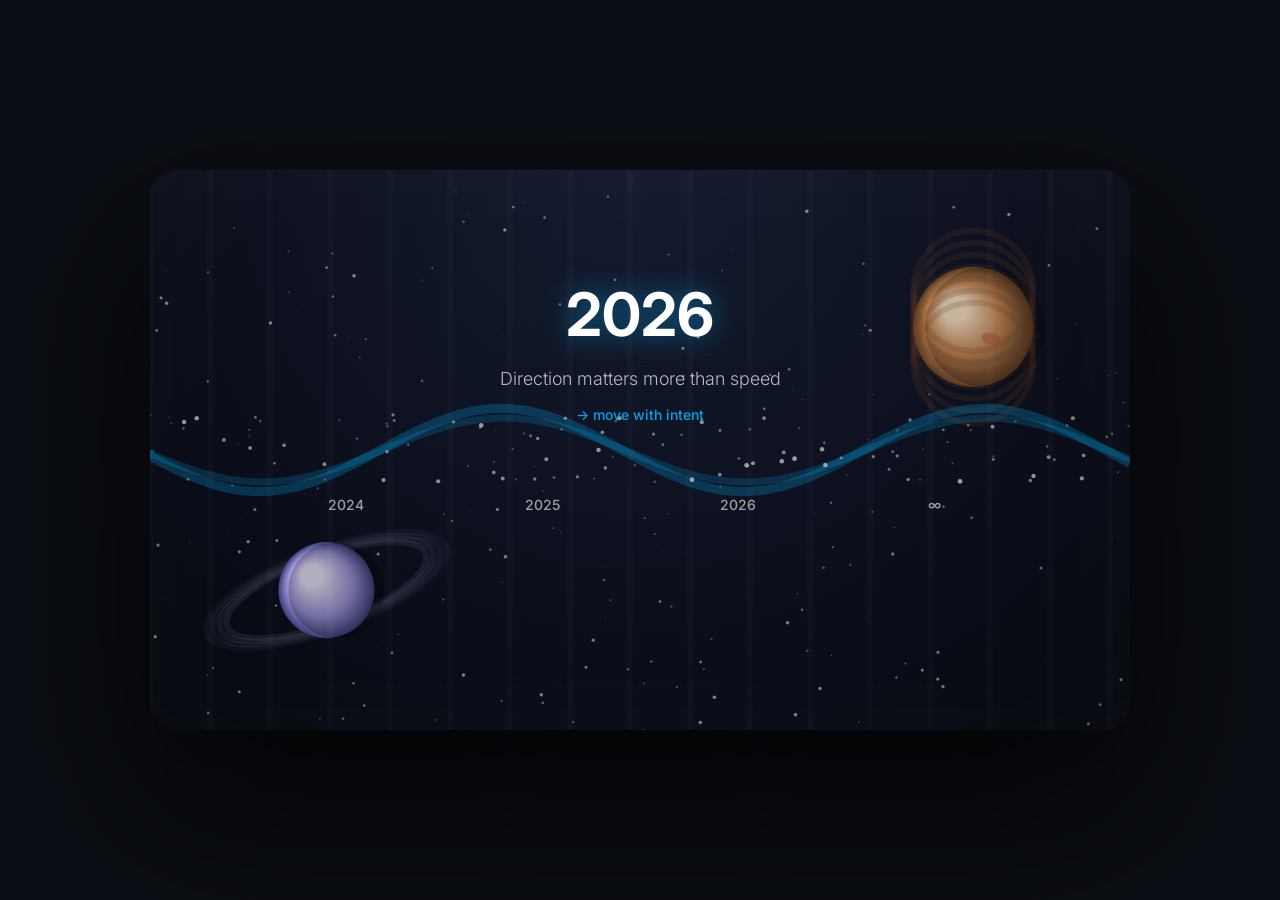
<file: canvas.html>
<!DOCTYPE html>
<html lang="en">
<head>
<meta charset="UTF-8">
<title>2026 — Forward System</title>

<link href="https://fonts.googleapis.com/css2?family=Inter:wght@300;500;700&display=swap" rel="stylesheet">

<style>
  body {
    margin: 0;
    height: 100vh;
    background: #0b0e14;
    display: flex;
    align-items: center;
    justify-content: center;
    font-family: 'Inter', sans-serif;
    overflow: hidden;
  }

  canvas {
    background: radial-gradient(circle at top, #141a30, #05070d);
    border-radius: 26px;
    box-shadow:
      0 70px 160px rgba(0,0,0,0.85),
      inset 0 0 140px rgba(255,255,255,0.03);
  }
</style>
</head>

<body>

<canvas id="c" width="980" height="560"></canvas>

<script>
const canvas = document.getElementById("c");
const ctx = canvas.getContext("2d");

let t = 0;
let mouseX = canvas.width / 2;


const stars = Array.from({ length: 260 }, () => ({
  x: Math.random() * canvas.width,
  y: Math.random() * canvas.height,
  z: Math.random() * 1.2 + 0.2
}));

function drawStars() {
  stars.forEach(s => {
    ctx.beginPath();
    ctx.arc(
      s.x + Math.sin(t * 0.0003) * 25 * s.z,
      s.y + Math.cos(t * 0.0002) * 25 * s.z,
      s.z * 1.3,
      0,
      Math.PI * 2
    );
    ctx.fillStyle = `rgba(255,255,255,${0.35 * s.z})`;
    ctx.fill();
  });
}


function drawSaturn() {
  const x = canvas.width * 0.18;
  const y = canvas.height * 0.75;
  const r = 48;


  for (let i = 0; i < 4; i++) {
    ctx.beginPath();
    ctx.ellipse(
      x, y,
      r * (2.2 + i * 0.15),
      r * (0.7 + i * 0.05),
      -0.35,
      0, Math.PI * 2
    );
    ctx.strokeStyle = `rgba(200,200,255,${0.08 - i * 0.015})`;
    ctx.lineWidth = 6;
    ctx.stroke();
  }

 
  const g = ctx.createRadialGradient(
    x - 15, y - 15, 10,
    x, y, r
  );
  g.addColorStop(0, "#efe8ff");
  g.addColorStop(0.6, "#9a92d8");
  g.addColorStop(1, "#3a3f7a");

  ctx.beginPath();
  ctx.arc(x, y, r, 0, Math.PI * 2);
  ctx.fillStyle = g;
  ctx.fill();


  ctx.beginPath();
  ctx.arc(x + 10, y, r, 0, Math.PI * 2);
  ctx.fillStyle = "rgba(0,0,0,0.25)";
  ctx.fill();
}


function drawJupiter() {
  const x = canvas.width * 0.84;
  const y = canvas.height * 0.28;
  const r = 60;


  const g = ctx.createRadialGradient(
    x - 18, y - 18, 12,
    x, y, r
  );
  g.addColorStop(0, "#ffe7c8");
  g.addColorStop(0.5, "#c98a56");
  g.addColorStop(1, "#5a3b22");

  ctx.beginPath();
  ctx.arc(x, y, r, 0, Math.PI * 2);
  ctx.fillStyle = g;
  ctx.fill();


  for (let i = -3; i <= 3; i++) {
    ctx.beginPath();
    ctx.arc(x, y + i * 12, r, 0, Math.PI * 2);
    ctx.strokeStyle = "rgba(110,60,35,0.18)";
    ctx.lineWidth = 6;
    ctx.stroke();
  }


  ctx.beginPath();
  ctx.ellipse(x + 18, y + 12, 10, 6, 0.2, 0, Math.PI * 2);
  ctx.fillStyle = "rgba(180,80,60,0.45)";
  ctx.fill();

  // shadow edge
  ctx.beginPath();
  ctx.arc(x + 12, y, r, 0, Math.PI * 2);
  ctx.fillStyle = "rgba(0,0,0,0.22)";
  ctx.fill();
}



const nodes = ["2024", "2025", "2026", "∞"];

const particles = Array.from({ length: 80 }, () => ({
  x: Math.random() * canvas.width,
  layer: Math.random() * 0.6 + 0.4,
  offset: Math.random() * 1000,
  speed: Math.random() * 0.8 + 0.3
}));

canvas.addEventListener("mousemove", e => {
  const r = canvas.getBoundingClientRect();
  mouseX = e.clientX - r.left;
});

function drawGrid() {
  ctx.strokeStyle = "rgba(255,255,255,0.02)";
  for (let x = 0; x < canvas.width; x += 60) {
    ctx.beginPath();
    ctx.moveTo(x, 0);
    ctx.lineTo(x, canvas.height);
    ctx.stroke();
  }
}

function drawTimeline(depth = 1) {
  ctx.beginPath();
  ctx.moveTo(0, canvas.height / 2);

  for (let x = 0; x <= canvas.width; x++) {
    const influence = (mouseX - canvas.width / 2) * 0.0006;
    const y =
      canvas.height / 2 +
      Math.sin((x + t * depth) * 0.013) * 32 * depth +
      influence * (x - canvas.width / 2);
    ctx.lineTo(x, y);
  }

  ctx.strokeStyle = `rgba(0,180,255,${0.18 * depth})`;
  ctx.lineWidth = 7 * depth;
  ctx.stroke();
}

function drawParticles() {
  particles.forEach(p => {
    const y =
      canvas.height / 2 +
      Math.sin((p.x + t + p.offset) * 0.013) * 32;

    ctx.beginPath();
    ctx.arc(p.x, y, 2.4 * p.layer, 0, Math.PI * 2);
    ctx.fillStyle = `rgba(255,255,255,${0.6 * p.layer})`;
    ctx.fill();

    p.x += p.speed * p.layer;
    if (p.x > canvas.width) p.x = 0;
  });
}

function drawMarkers() {
  ctx.font = "500 14px Inter";
  ctx.fillStyle = "rgba(255,255,255,0.6)";
  ctx.textAlign = "center";

  nodes.forEach((n, i) => {
    const x = (canvas.width / (nodes.length + 1)) * (i + 1);
    ctx.fillText(n, x, canvas.height / 2 + 60);
  });
}

function drawText() {
  const breathe = Math.sin(t * 0.02) * 4;

  ctx.textAlign = "center";
  ctx.shadowColor = "rgba(0,180,255,0.5)";
  ctx.shadowBlur = 26;

  ctx.font = "700 60px Inter";
  ctx.fillStyle = "#ffffff";
  ctx.fillText("2026", canvas.width / 2, 165 + breathe);

  ctx.shadowBlur = 0;

  ctx.font = "300 18px Inter";
  ctx.fillStyle = "rgba(255,255,255,0.7)";
  ctx.fillText("Direction matters more than speed", canvas.width / 2, 215);

  ctx.font = "500 14px Inter";
  ctx.fillStyle = "rgba(0,180,255,0.9)";
  ctx.fillText("→ move with intent", canvas.width / 2, 250);
}

function drawScan() {
  ctx.fillStyle = "rgba(255,255,255,0.01)";
  for (let y = 0; y < canvas.height; y += 4) {
    ctx.fillRect(0, y, canvas.width, 1);
  }
}

function animate() {
  ctx.clearRect(0, 0, canvas.width, canvas.height);

  drawStars();
  drawSaturn();
  drawJupiter();

  drawGrid();
  drawTimeline(1.3);
  drawTimeline(1);
  drawParticles();
  drawMarkers();
  drawText();
  drawScan();

  t += 1.1;
  requestAnimationFrame(animate);
}

animate();
</script>

</body>
</html>
</file>
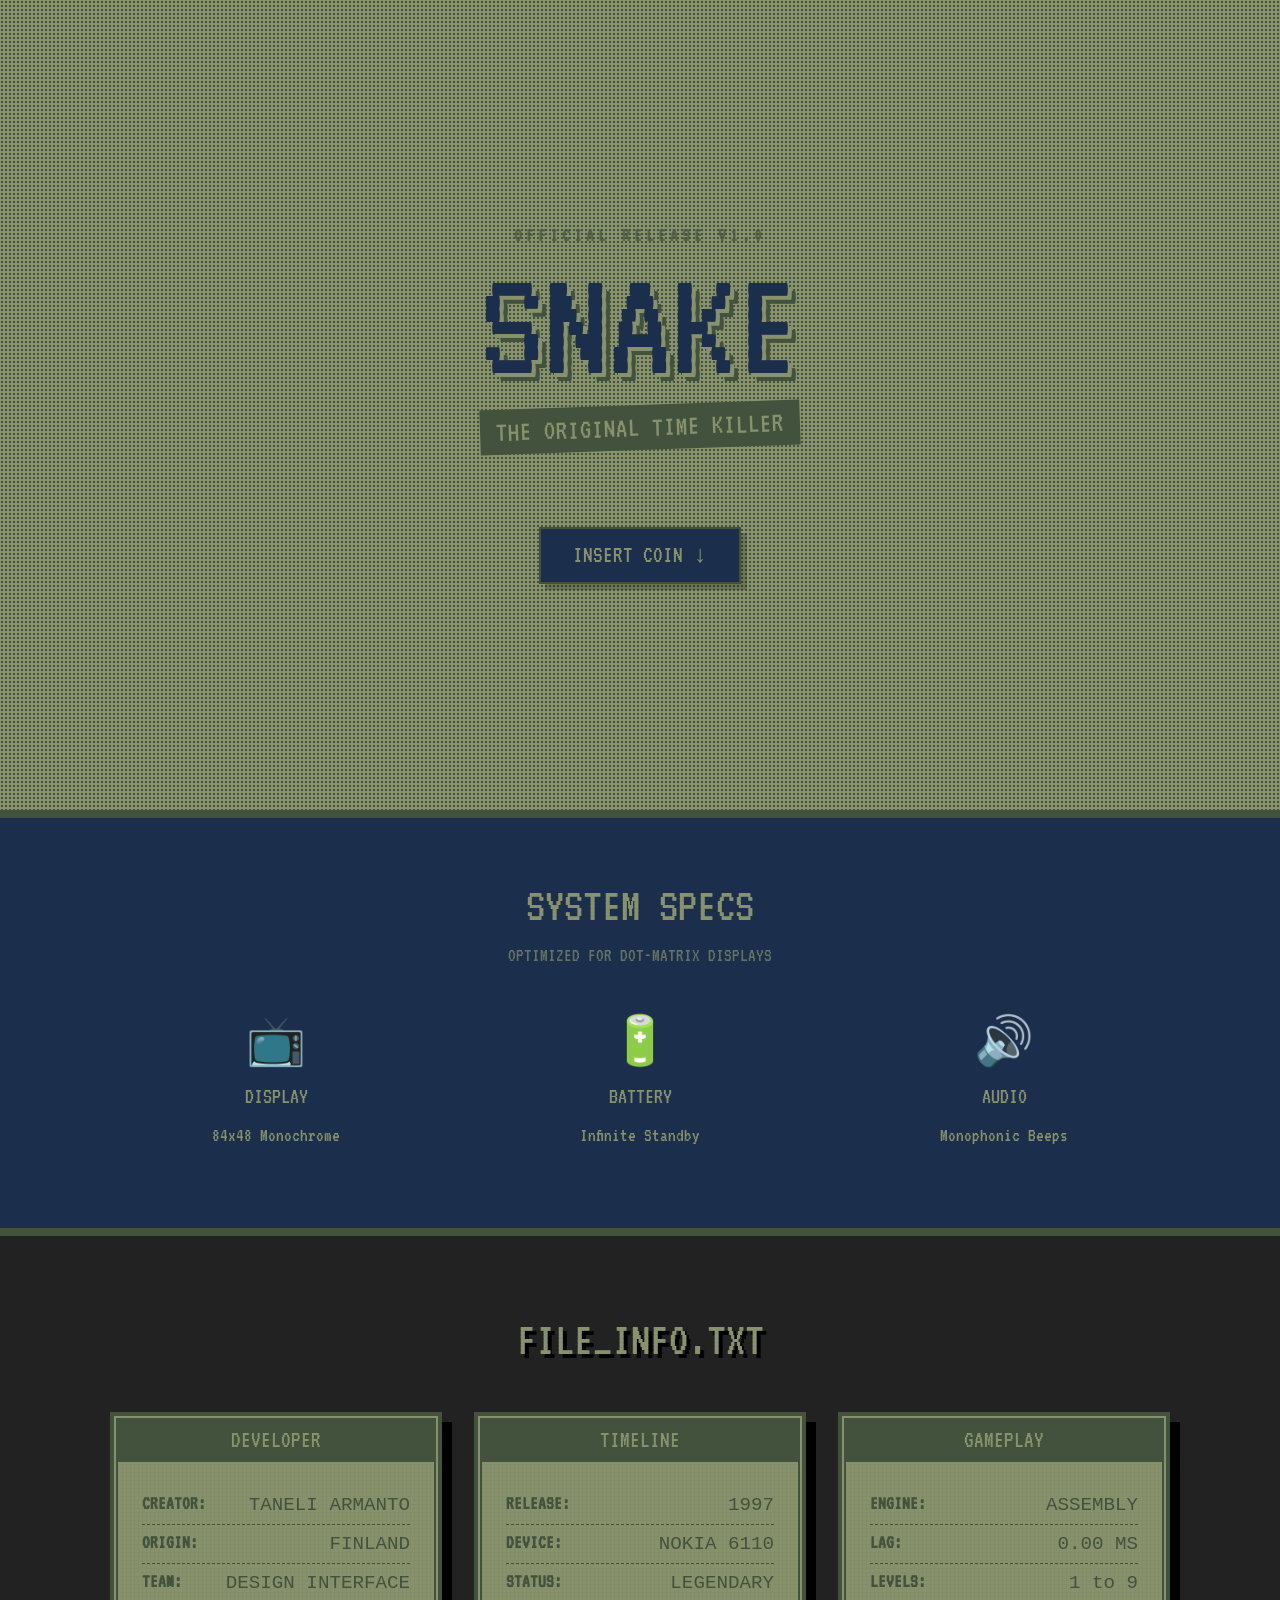
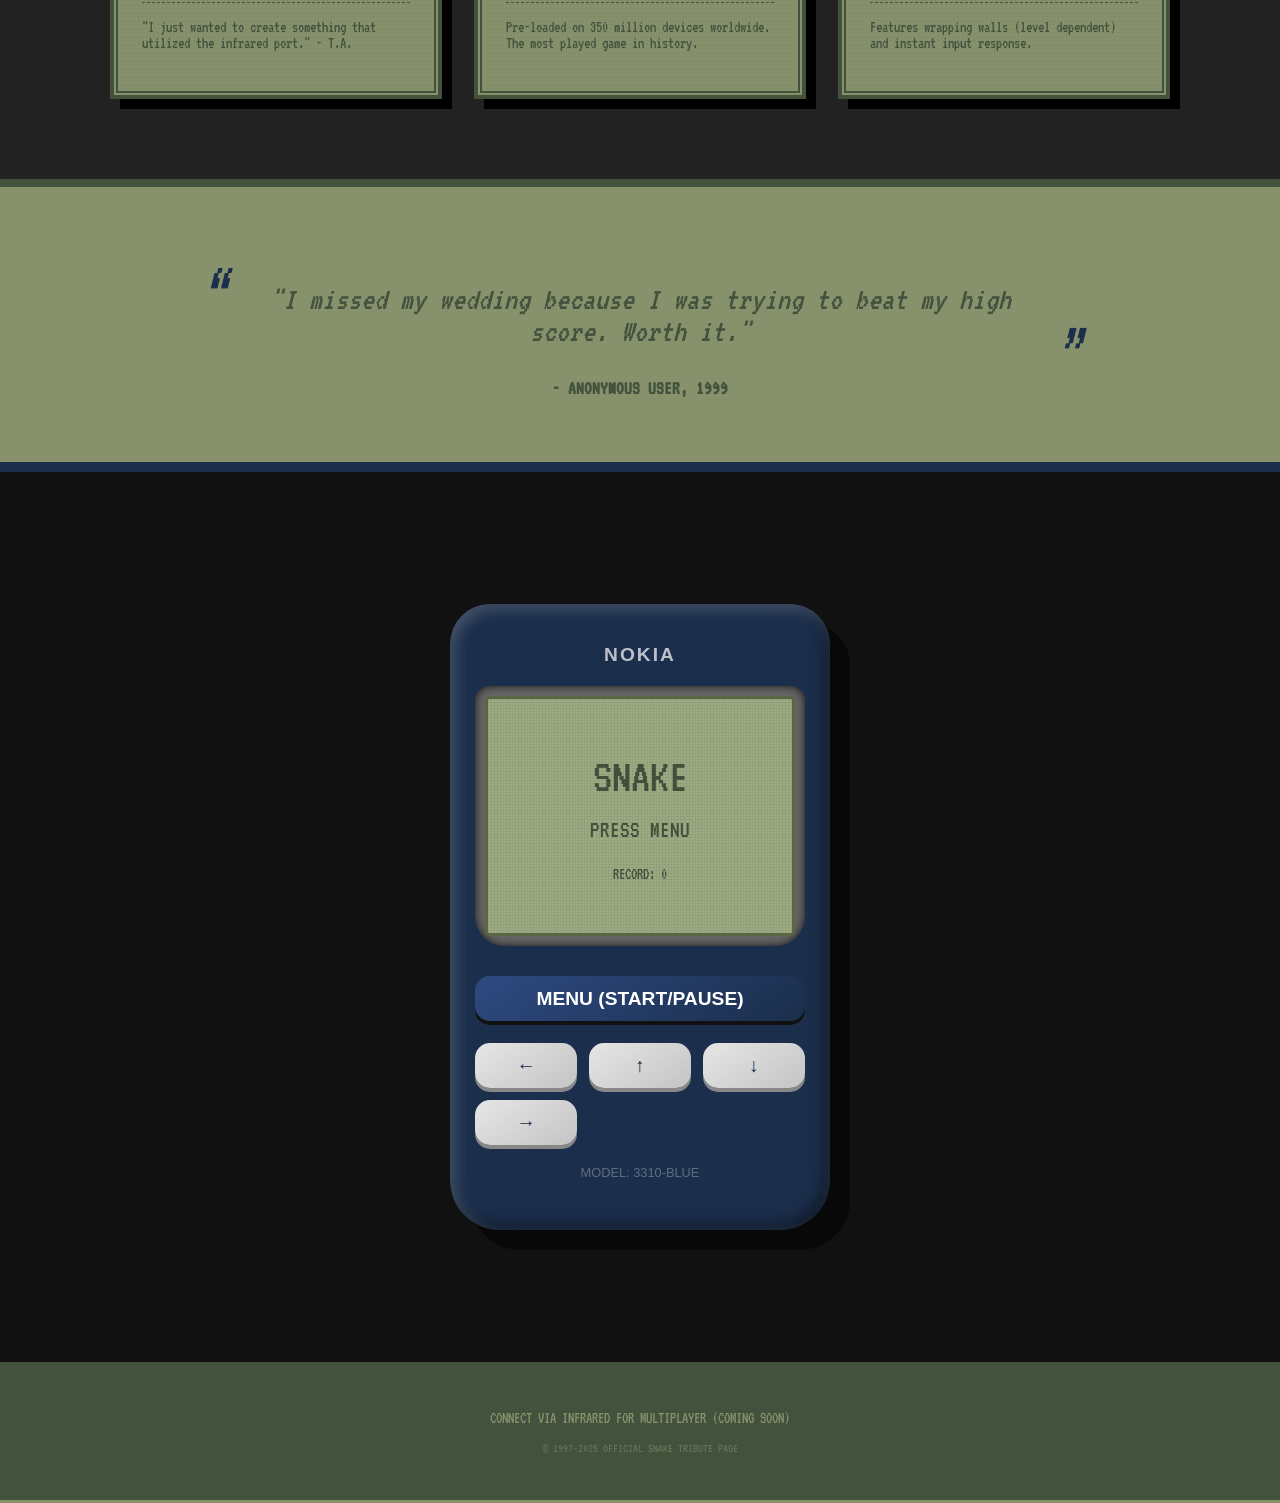
<file: Mini-Project/snake.html>
<!DOCTYPE html>
<html lang="en">
<head>
    <meta charset="UTF-8">
    <meta name="viewport" content="width=device-width, initial-scale=1.0">
    <title>SNAKE | Official Mobile Entertainment</title>
    <link rel="preconnect" href="https://fonts.googleapis.com">
    <link rel="preconnect" href="https://fonts.gstatic.com" crossorigin>
    <link href="https://fonts.googleapis.com/css2?family=VT323&display=swap" rel="stylesheet">
    <style>
        :root {
            /* Classic Palette */
            --nokia-bg: #87916c; 
            --nokia-dark: #43523d;
            
            /* New Dark Blue Palette */
            --midnight-blue: #1b2e4b; /* The classic blue case color */
            --accent-blue: #2d4a82;
            --screen-glow: #9cab82;
            --card-shadow: rgba(0,0,0,0.4);
        }

        * {
            box-sizing: border-box;
            user-select: none;
        }

        body {
            margin: 0;
            padding: 0;
            background-color: var(--nokia-bg);
            color: var(--nokia-dark);
            font-family: 'VT323', monospace;
            overflow-x: hidden;
            font-size: 1.2rem;
        }

        /* --- TYPOGRAPHY & UTILS --- */
        h1, h2, h3 {
            text-transform: uppercase;
            font-weight: normal;
            margin: 0;
        }
        
        .container {
            max-width: 1100px;
            margin: 0 auto;
            padding: 0 20px;
        }

        .btn {
            background: var(--midnight-blue);
            color: var(--nokia-bg);
            font-family: 'VT323', monospace;
            font-size: 1.5rem;
            padding: 0.8rem 2rem;
            border: 2px solid var(--nokia-dark);
            cursor: pointer;
            text-decoration: none;
            display: inline-block;
            box-shadow: 6px 6px 0px rgba(0,0,0,0.2);
            transition: all 0.1s;
        }

        .btn:hover {
            transform: translate(-2px, -2px);
            box-shadow: 8px 8px 0px rgba(0,0,0,0.3);
        }

        .btn:active {
            transform: translate(4px, 4px);
            box-shadow: 0px 0px 0px transparent;
        }

        /* --- HERO SECTION --- */
        .hero {
            min-height: 90vh;
            display: flex;
            flex-direction: column;
            align-items: center;
            justify-content: center;
            text-align: center;
            padding: 4rem 1rem;
            background-image: 
                radial-gradient(var(--nokia-dark) 1px, transparent 1px);
            background-size: 4px 4px;
            position: relative;
        }

        .hero h1 {
            font-size: clamp(5rem, 15vw, 10rem);
            line-height: 0.8;
            color: var(--midnight-blue);
            text-shadow: 4px 4px 0px var(--nokia-bg), 8px 8px 0px var(--nokia-dark);
            animation: float 4s ease-in-out infinite;
        }

        .hero p {
            font-size: 1.8rem;
            margin-top: 1rem;
            background: var(--nokia-dark);
            color: var(--nokia-bg);
            padding: 0.5rem 1rem;
            transform: rotate(-2deg);
        }

        @keyframes float {
            0%, 100% { transform: translateY(0); }
            50% { transform: translateY(-10px); }
        }

        /* --- SPECS SECTION --- */
        .specs-section {
            background-color: var(--midnight-blue);
            color: var(--nokia-bg);
            padding: 4rem 0;
            border-top: 8px solid var(--nokia-dark);
            border-bottom: 8px solid var(--nokia-dark);
        }

        .specs-grid {
            display: grid;
            grid-template-columns: repeat(auto-fit, minmax(200px, 1fr));
            gap: 2rem;
            margin-top: 3rem;
            text-align: center;
        }

        .spec-icon {
            font-size: 3rem;
            margin-bottom: 1rem;
        }

        /* --- HISTORY & CARDS SECTION (NEW) --- */
        .history-section {
            padding: 5rem 0;
            background-color: #222;
            border-bottom: 8px solid var(--nokia-dark);
        }

        .card-grid {
            display: grid;
            grid-template-columns: repeat(auto-fit, minmax(300px, 1fr));
            gap: 2rem;
            margin-top: 3rem;
        }

        .info-card {
            background-color: var(--nokia-bg);
            border: 4px solid var(--nokia-dark);
            padding: 2px; /* Creates the double border effect */
            position: relative;
            box-shadow: 10px 10px 0px #000;
            transition: transform 0.2s;
        }

        .info-card:hover {
            transform: translateY(-5px);
        }

        .card-inner {
            border: 2px solid var(--nokia-dark);
            padding: 1.5rem;
            height: 100%;
            display: flex;
            flex-direction: column;
            background-image: 
                linear-gradient(rgba(67, 82, 61, 0.05) 1px, transparent 1px),
                linear-gradient(90deg, rgba(67, 82, 61, 0.05) 1px, transparent 1px);
            background-size: 4px 4px;
        }

        .card-header {
            background: var(--nokia-dark);
            color: var(--nokia-bg);
            padding: 0.5rem;
            font-size: 1.5rem;
            text-align: center;
            margin: -1.5rem -1.5rem 1.5rem -1.5rem;
            border-bottom: 2px solid var(--nokia-dark);
        }

        .card-row {
            display: flex;
            justify-content: space-between;
            border-bottom: 1px dashed var(--nokia-dark);
            padding: 0.5rem 0;
        }

        .card-row:last-child {
            border-bottom: none;
        }

        .card-label { font-weight: bold; }
        .card-value { font-family: monospace; }

        /* --- REVIEWS SECTION --- */
        .reviews-section {
            padding: 4rem 0;
            text-align: center;
            background: var(--nokia-bg);
        }
        
        .review-quote {
            font-size: 2rem;
            font-style: italic;
            max-width: 800px;
            margin: 2rem auto;
            position: relative;
        }
        
        .review-quote::before { content: "“"; font-size: 4rem; position: absolute; left: -40px; top: -20px; color: var(--midnight-blue); }
        .review-quote::after { content: "”"; font-size: 4rem; position: absolute; right: -40px; bottom: -40px; color: var(--midnight-blue); }

        /* --- GAME CONSOLE SECTION --- */
        .game-wrapper {
            background: #111;
            padding: 4rem 1rem;
            display: flex;
            justify-content: center;
            align-items: center;
            min-height: 100vh;
            border-top: 10px solid var(--midnight-blue);
        }

        .phone-casing {
            background-color: var(--midnight-blue);
            width: 100%;
            max-width: 380px;
            padding: 40px 25px 50px 25px;
            border-radius: 40px 40px 50px 50px;
            box-shadow: 
                inset 5px 5px 15px rgba(255,255,255,0.2),
                inset -5px -5px 15px rgba(0,0,0,0.5),
                20px 20px 0px rgba(0,0,0,0.5);
            position: relative;
        }

        .brand-logo {
            text-align: center;
            font-family: sans-serif;
            font-weight: 900;
            color: rgba(255,255,255,0.7);
            letter-spacing: 2px;
            margin-bottom: 20px;
            font-size: 1.2rem;
        }

        .screen-container {
            background: #666;
            padding: 10px;
            border-radius: 15px 15px 30px 30px;
            box-shadow: inset 0 0 10px rgba(0,0,0,0.8);
        }

        .screen-glass {
            background-color: var(--screen-glow);
            border: 3px solid #5a6644;
            height: 240px;
            position: relative;
            overflow: hidden;
            border-radius: 5px;
            box-shadow: inset 2px 2px 5px rgba(0,0,0,0.1);
        }

        /* LCD Grid Effect */
        .screen-glass::after {
            content: " ";
            position: absolute;
            top: 0; left: 0; width: 100%; height: 100%;
            background-image: 
                linear-gradient(rgba(0,0,0,0.05) 1px, transparent 1px),
                linear-gradient(90deg, rgba(0,0,0,0.05) 1px, transparent 1px);
            background-size: 3px 3px;
            pointer-events: none;
            z-index: 20;
        }

        canvas {
            display: block;
            width: 100%;
            height: 100%;
            image-rendering: pixelated;
        }

        /* Keypad Styling */
        .keypad {
            margin-top: 30px;
            display: grid;
            grid-template-columns: 1fr 1fr 1fr;
            gap: 12px;
        }

        .key-btn {
            height: 45px;
            background: linear-gradient(145deg, #e6e6e6, #c4c4c4);
            border: none;
            border-radius: 15px;
            font-weight: bold;
            color: var(--midnight-blue);
            box-shadow: 0 4px 0 #888;
            cursor: pointer;
            display: flex;
            align-items: center;
            justify-content: center;
            font-size: 1.2rem;
            transition: transform 0.05s;
        }

        .key-btn:active {
            transform: translateY(4px);
            box-shadow: 0 0 0 #888;
        }

        .key-menu {
            grid-column: span 3;
            background: linear-gradient(145deg, var(--accent-blue), var(--midnight-blue));
            color: white;
            box-shadow: 0 4px 0 #111;
            margin-bottom: 10px;
        }
        
        .key-menu:active { box-shadow: 0 0 0 #111; }

        /* Game Overlays */
        .overlay {
            position: absolute;
            top: 0; left: 0; width: 100%; height: 100%;
            display: flex;
            flex-direction: column;
            justify-content: center;
            align-items: center;
            z-index: 10;
            text-align: center;
        }

        .hidden { display: none !important; }

        .pixel-font {
            color: var(--nokia-dark);
            font-size: 1.5rem;
            line-height: 1.2;
        }

        footer {
            background: var(--nokia-dark);
            color: var(--nokia-bg);
            text-align: center;
            padding: 2rem;
            font-size: 1rem;
        }
    </style>
</head>
<body>

    <section class="hero">
        <div style="margin-bottom: 1rem; letter-spacing: 4px; font-weight: bold; opacity: 0.7;">OFFICIAL RELEASE V1.0</div>
        <h1>SNAKE</h1>
        <p>THE ORIGINAL TIME KILLER</p>
        <div style="margin-top: 3rem;">
            <button onclick="scrollToGame()" class="btn">INSERT COIN ↓</button>
        </div>
    </section>

    <section class="specs-section">
        <div class="container">
            <h2 style="text-align: center; font-size: 3rem; margin-bottom: 1rem;">SYSTEM SPECS</h2>
            <div style="text-align: center; margin-bottom: 3rem; opacity: 0.7;">OPTIMIZED FOR DOT-MATRIX DISPLAYS</div>
            
            <div class="specs-grid">
                <div>
                    <div class="spec-icon">📺</div>
                    <h3>DISPLAY</h3>
                    <p>84x48 Monochrome</p>
                </div>
                <div>
                    <div class="spec-icon">🔋</div>
                    <h3>BATTERY</h3>
                    <p>Infinite Standby</p>
                </div>
                <div>
                    <div class="spec-icon">🔊</div>
                    <h3>AUDIO</h3>
                    <p>Monophonic Beeps</p>
                </div>
            </div>
        </div>
    </section>

    <section class="history-section">
        <div class="container">
            <h2 style="color: var(--nokia-bg); text-align: center; font-size: 3rem; text-shadow: 4px 4px 0px #000;">FILE_INFO.TXT</h2>
            
            <div class="card-grid">
                <div class="info-card">
                    <div class="card-inner">
                        <div class="card-header">DEVELOPER</div>
                        <div class="card-row">
                            <span class="card-label">CREATOR:</span>
                            <span class="card-value">TANELI ARMANTO</span>
                        </div>
                        <div class="card-row">
                            <span class="card-label">ORIGIN:</span>
                            <span class="card-value">FINLAND</span>
                        </div>
                        <div class="card-row">
                            <span class="card-label">TEAM:</span>
                            <span class="card-value">DESIGN INTERFACE</span>
                        </div>
                        <p style="margin-top: 1rem; font-size: 1rem;">
                            "I just wanted to create something that utilized the infrared port." - T.A.
                        </p>
                    </div>
                </div>

                <div class="info-card">
                    <div class="card-inner">
                        <div class="card-header">TIMELINE</div>
                        <div class="card-row">
                            <span class="card-label">RELEASE:</span>
                            <span class="card-value">1997</span>
                        </div>
                        <div class="card-row">
                            <span class="card-label">DEVICE:</span>
                            <span class="card-value">NOKIA 6110</span>
                        </div>
                        <div class="card-row">
                            <span class="card-label">STATUS:</span>
                            <span class="card-value">LEGENDARY</span>
                        </div>
                        <p style="margin-top: 1rem; font-size: 1rem;">
                            Pre-loaded on 350 million devices worldwide. The most played game in history.
                        </p>
                    </div>
                </div>

                <div class="info-card">
                    <div class="card-inner">
                        <div class="card-header">GAMEPLAY</div>
                        <div class="card-row">
                            <span class="card-label">ENGINE:</span>
                            <span class="card-value">ASSEMBLY</span>
                        </div>
                        <div class="card-row">
                            <span class="card-label">LAG:</span>
                            <span class="card-value">0.00 MS</span>
                        </div>
                        <div class="card-row">
                            <span class="card-label">LEVELS:</span>
                            <span class="card-value">1 to 9</span>
                        </div>
                        <p style="margin-top: 1rem; font-size: 1rem;">
                            Features wrapping walls (level dependent) and instant input response.
                        </p>
                    </div>
                </div>
            </div>
        </div>
    </section>

    <section class="reviews-section">
        <div class="container">
            <div class="review-quote">
                "I missed my wedding because I was trying to beat my high score. Worth it."
            </div>
            <div style="font-weight: bold;">- ANONYMOUS USER, 1999</div>
        </div>
    </section>

    <section class="game-wrapper" id="play-area">
        <div class="phone-casing">
            <div class="brand-logo">NOKIA</div>
            
            <div class="screen-container">
                <div class="screen-glass">
                    <canvas id="gameCanvas" width="300" height="240"></canvas>
                    
                    <div id="ui-start" class="overlay">
                        <div class="pixel-font" style="font-size: 3rem; margin-bottom: 10px;">SNAKE</div>
                        <div class="pixel-font" style="animation: blink 1s infinite;">PRESS MENU</div>
                        <div class="pixel-font" style="margin-top: 20px; font-size: 1rem;">RECORD: <span id="record-score">0</span></div>
                    </div>

                    <div id="ui-gameover" class="overlay hidden" style="background: rgba(156, 171, 130, 0.9);">
                        <div class="pixel-font" style="font-size: 2rem;">GAME OVER</div>
                        <div class="pixel-font">SCORE: <span id="final-score">0</span></div>
                        <div class="pixel-font" style="margin-top: 15px; font-size: 1rem;">PRESS MENU TO RETRY</div>
                    </div>

                    <div id="ui-hud" style="position: absolute; top: 2px; right: 5px; z-index: 5;" class="hidden">
                        <span class="pixel-font" style="font-size: 1rem;">000</span>
                    </div>
                </div>
            </div>

            <div class="keypad">
                <button class="key-btn key-menu" onclick="toggleGame()">MENU (START/PAUSE)</button>
                
                <button class="key-btn" onclick="input('left')">←</button>
                <button class="key-btn" onclick="input('down')">↓</button>
                <button class="key-btn" onclick="input('right')">→</button>
                
                <button class="key-btn" style="grid-column: 2; grid-row: 2;" onclick="input('up')">↑</button>
            </div>

            <div style="text-align: center; margin-top: 20px; color: rgba(255,255,255,0.3); font-size: 0.8rem; font-family: sans-serif;">
                MODEL: 3310-BLUE
            </div>
        </div>
    </section>

    <footer>
        <p>CONNECT VIA INFRARED FOR MULTIPLAYER (COMING SOON)</p>
        <p style="opacity: 0.5; font-size: 0.8rem;">©️ 1997-2025 OFFICIAL SNAKE TRIBUTE PAGE</p>
    </footer>

    <script>
        function scrollToGame() {
            document.getElementById('play-area').scrollIntoView({ behavior: 'smooth' });
        }

        /* --- GAME ENGINE --- */
        const canvas = document.getElementById('gameCanvas');
        const ctx = canvas.getContext('2d');
        const scale = 12; // Pixel size
        const rows = canvas.height / scale;
        const cols = canvas.width / scale;

        let snake, food, direction, nextDirection, gameInterval;
        let isRunning = false;
        let score = 0;
        let highScore = localStorage.getItem('snake_hs') || 0;
        document.getElementById('record-score').innerText = highScore;

        function init() {
            snake = [{x: 10, y: 10}, {x: 9, y: 10}, {x: 8, y: 10}];
            food = spawnFood();
            direction = {x: 1, y: 0}; // Start moving right
            nextDirection = {x: 1, y: 0};
            score = 0;
            updateScore(0);
            isRunning = true;
            
            // Hide Menus
            document.getElementById('ui-start').classList.add('hidden');
            document.getElementById('ui-gameover').classList.add('hidden');
            document.getElementById('ui-hud').classList.remove('hidden');

            if (gameInterval) clearInterval(gameInterval);
            gameInterval = setInterval(gameLoop, 100);
        }

        function toggleGame() {
            if (isRunning) {
                return; 
            }
            init();
        }

        function gameLoop() {
            // Move Logic
            direction = nextDirection;
            const head = {x: snake[0].x + direction.x, y: snake[0].y + direction.y};

            // Wrap Walls (Nokia Style)
            if (head.x < 0) head.x = cols - 1;
            if (head.x >= cols) head.x = 0;
            if (head.y < 0) head.y = rows - 1;
            if (head.y >= rows) head.y = 0;

            // Self Collision
            if (snake.some(segment => segment.x === head.x && segment.y === head.y)) {
                gameOver();
                return;
            }

            snake.unshift(head);

            // Eat Food
            if (head.x === food.x && head.y === food.y) {
                score += 10;
                updateScore(score);
                food = spawnFood();
                // Speed up slightly
                if (score % 50 === 0) {
                    clearInterval(gameInterval);
                    gameInterval = setInterval(gameLoop, Math.max(50, 100 - (score/10)));
                }
            } else {
                snake.pop();
            }

            draw();
        }

        function draw() {
            // Clear Screen (Nokia Green)
            ctx.fillStyle = '#9cab82'; 
            ctx.fillRect(0, 0, canvas.width, canvas.height);

            // Draw Snake
            ctx.fillStyle = '#43523d';
            snake.forEach(part => {
                ctx.fillRect(part.x * scale, part.y * scale, scale - 1, scale - 1);
            });

            // Draw Food (Pixel Cross)
            ctx.fillRect(food.x * scale, food.y * scale, scale - 1, scale - 1);
            ctx.fillStyle = '#9cab82'; // Inner hole
            ctx.fillRect(food.x * scale + 2, food.y * scale + 2, scale - 5, scale - 5);
        }

        function spawnFood() {
            return {
                x: Math.floor(Math.random() * cols),
                y: Math.floor(Math.random() * rows)
            };
        }

        function updateScore(val) {
            document.querySelector('#ui-hud span').innerText = val.toString().padStart(3, '0');
        }

        function gameOver() {
            isRunning = false;
            clearInterval(gameInterval);
            if (score > highScore) {
                highScore = score;
                localStorage.setItem('snake_hs', highScore);
            }
            document.getElementById('final-score').innerText = score;
            document.getElementById('ui-gameover').classList.remove('hidden');
        }

        function input(dir) {
            if (!isRunning) return;
            switch(dir) {
                case 'up': if (direction.y === 0) nextDirection = {x: 0, y: -1}; break;
                case 'down': if (direction.y === 0) nextDirection = {x: 0, y: 1}; break;
                case 'left': if (direction.x === 0) nextDirection = {x: -1, y: 0}; break;
                case 'right': if (direction.x === 0) nextDirection = {x: 1, y: 0}; break;
            }
        }

        window.addEventListener('keydown', e => {
            if (["ArrowUp","ArrowDown","ArrowLeft","ArrowRight"," "].includes(e.key)) e.preventDefault();
            
            if (e.key === 'ArrowUp') input('up');
            if (e.key === 'ArrowDown') input('down');
            if (e.key === 'ArrowLeft') input('left');
            if (e.key === 'ArrowRight') input('right');
            if (e.key === 'Enter' || e.key === ' ') toggleGame();
        });

        // Initial Draw
        draw();
    </script>
</body>
</html>
</file>
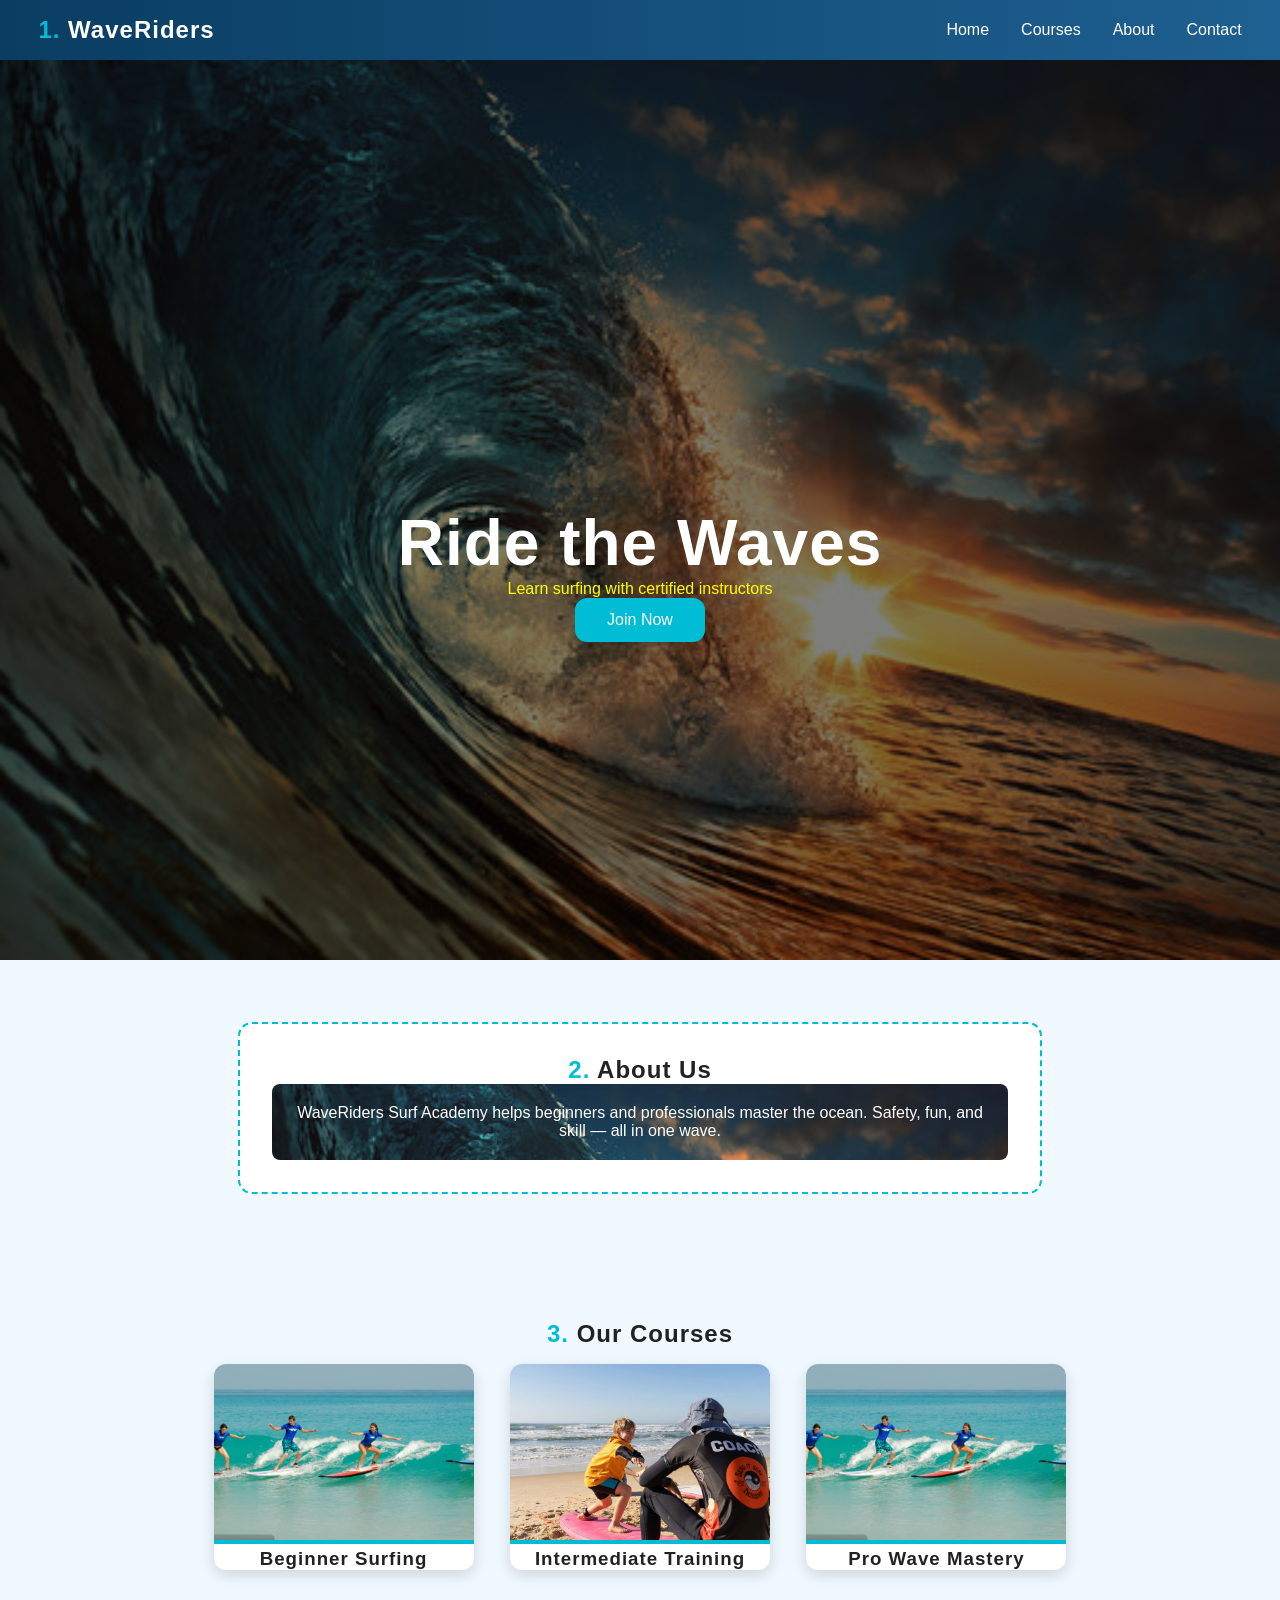
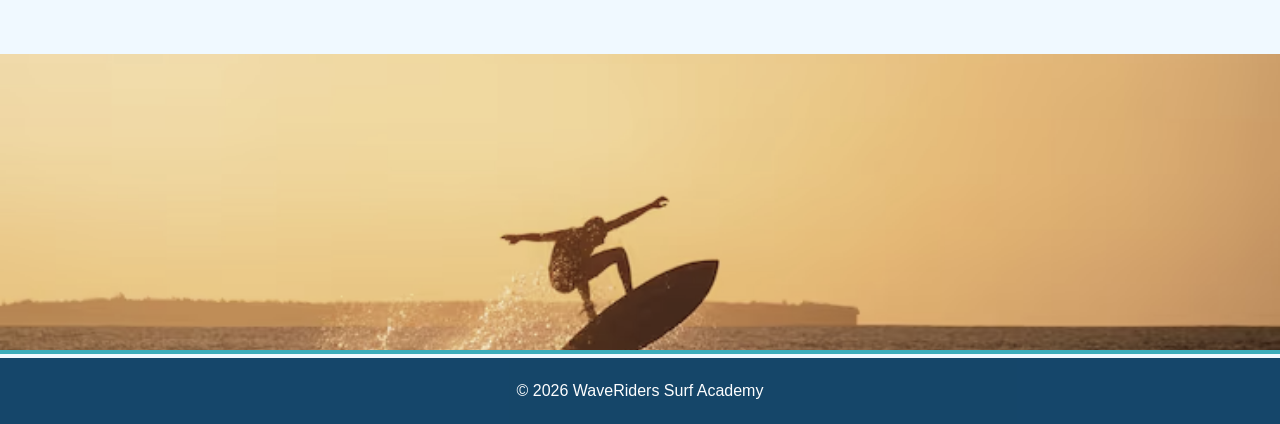
<file: CSS/Surfing/surfing.html>
<!DOCTYPE html>
<html lang="en">
<head>
  <meta charset="UTF-8">
  <title>WaveRiders Surf Academy</title>
  <link rel="stylesheet" href="surfing.css">
</head>
<body>

  <nav>
    <h2 class="logo">WaveRiders</h2>
    <ul>
      <li>Home</li>
      <li>Courses</li>
      <li>About</li>
      <li>Contact</li>
    </ul>
  </nav>

  <section class="hero">
    <h1>Ride the Waves</h1>
    <p>Learn surfing with certified instructors</p>
    <button>Join Now</button>
  </section>

  <section class="about">
    <h2>About Us</h2>
    <p style="background-image: url('bg.jpg'); background-size: cover; color: white; padding: 20px; border-radius: 8px;">
      WaveRiders Surf Academy helps beginners and professionals master the ocean.
      Safety, fun, and skill — all in one wave.
    </p>
  </section>

  <section class="courses">
    <h2>Our Courses</h2>

    <div class="course-card">
      <img src="inter.png" alt="Beginner Surfing">
      <h3>Beginner Surfing</h3>      
    </div>

    <div class="course-card">
      <img src="begineer.webp" alt="Intermediate Surfing">
      <h3>Intermediate Training</h3>
    </div>

    <div class="course-card">
      <img src="beg.png" alt="Pro Surfing">
      <h3>Pro Wave Mastery</h3>
    </div>
  </section>

  <section class="gallery">
    <img src="skill.avif" alt="Surfing">
  </section>

  <footer>
    <p>©️ 2026 WaveRiders Surf Academy</p>
  </footer>

</body>
</html>
</file>
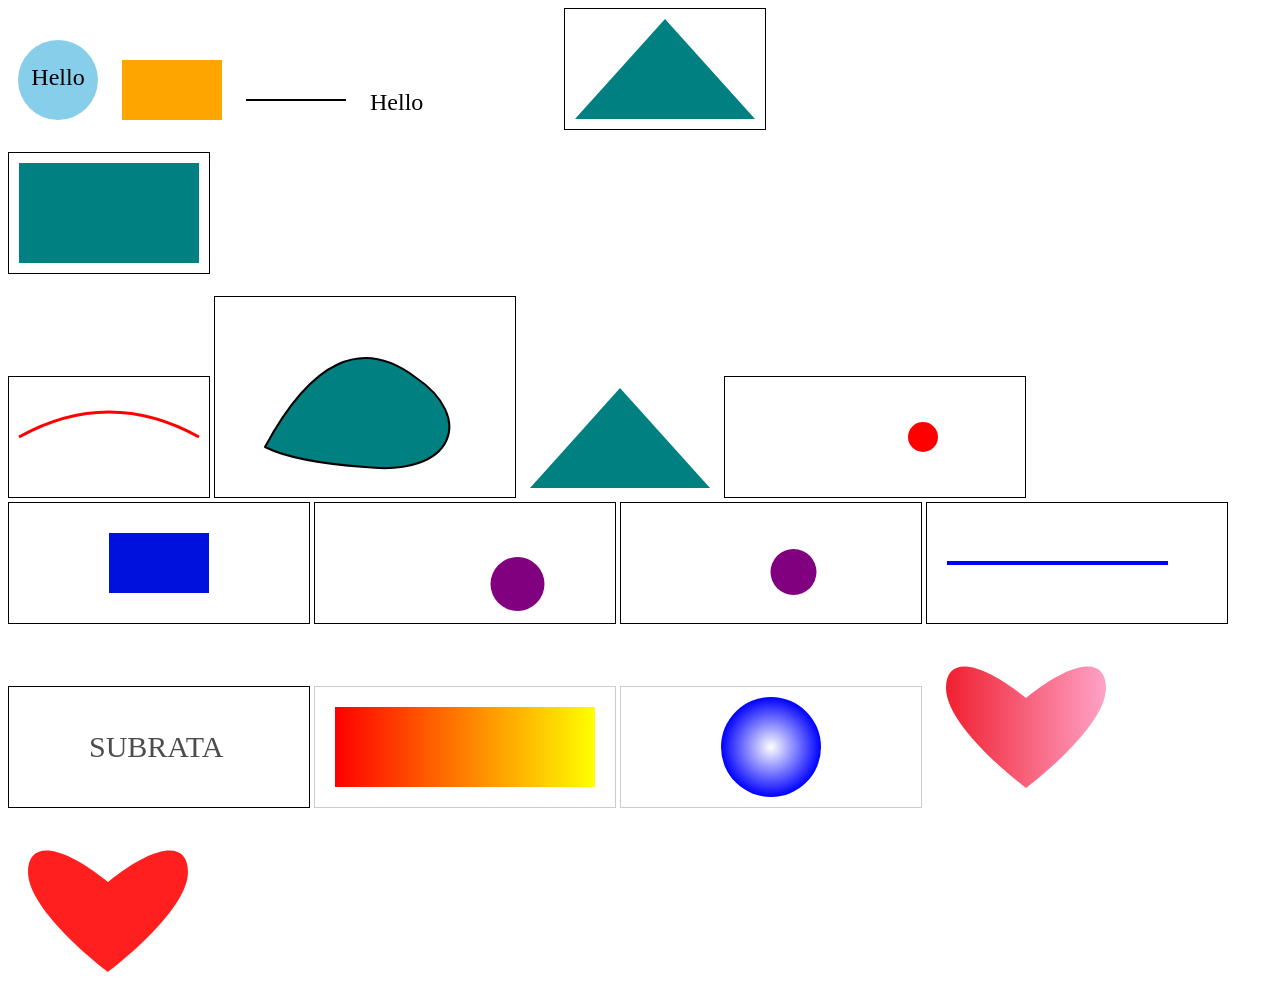
<file: CSS/SVG/svg.html>
<!DOCTYPE html>
<html lang="en">
<head>
    <meta charset="UTF-8">
    <meta name="viewport" content="width=device-width, initial-scale=1.0">
    <title>SVG</title>
</head>
<body>
    <svg width="100" height="100">
    <circle cx="50" cy="50" r="40" fill="skyblue"/>
    <text x="50"y="55" text-anchor="middle" font-size="24" fill="black"> Hello </text>
</svg>

<svg width="120" height="80">
    <rect x="10" y="10" width="100" height="60" fill="orange"/>
</svg>

<svg width="120" height="60">
    <line x1="10" y1="30" x2="110" y2="30" stroke="black" stroke-width="2"/>
</svg>

<svg width="200" height="60">
    <text x="10" y="40" font-size="24" fill="black"> Hello </text>
</svg>

<svg width="200" height="120" style="border:1px solid black">
    <polygon points="100,10 190,110 10,110"
        fill="teal" />
</svg>

<br><br>

<svg width="200" height="120" style="border:1px solid black">
    <polygon points="10,10 190,10 190,110 10,110"
        fill="teal" />
</svg>

<br><br>

<svg width="200" height="120" style="border:1px solid black">
    <path d="M10 60 Q100 10 190 60"
        stroke="red"
        stroke-width="3"
        fill="none" />
</svg>
<svg width="300" height="200" style="border:1px solid black">

    <path d="
    M 50 150
    Q 120 20 200 80
    C 260 120 240 180 150 170
    Q 80 165 50 150
    Z
    "
    fill="teal"
    stroke="black"
    stroke-width="2"
    stroke-linecap="round"
    stroke-linejoin="round"
    opacity="1"/>
</svg>

<svg width="200" height="120">
    <polygon points="100,10 190,110 10,110" fill="teal" />
</svg>

<svg width="300" height="120" style="border:1px solid black">
    <circle cx="30" cy="60" r="15" fill="red">
    <animate 
        attributeName="cx" 
        from="30" 
        to="270" 
        dur="1s" 
        repeatCount="indefinite" />
    </circle>
</svg>

<svg width="300" height="120" style="border:1px solid black">
    <rect x="100" y="30" width="100" height="60">
    <animate 
        attributeName="fill" 
        from="blue" 
        to="green" 
        dur="1.5s" 
        repeatCount="indefinite" />
    </rect>
</svg>

<svg width="300" height="120" style="border:1px solid black">
    <circle cx="150" cy="60" r="20" fill="purple">
    <animateTransform 
        attributeName="transform" 
        type="scale" 
        from="1" 
        to="1.5" 
        dur="1s" 
        repeatCount="indefinite" />
    </circle>
</svg>

<svg width="300" height="120" style="border:1px solid black">
    <circle cx="150" cy="60" r="20" fill="purple">
    <animateTransform 
        attributeName="transform" 
        type="scale" 
        from="1.5" 
        to="1" 
        dur="1s" 
        repeatCount="indefinite" />
    </circle>
</svg>


<svg width="300" height="120" style="border:1px solid black">
    <path d="M 20 60 L 280 60" 
        stroke="blue" 
        stroke-width="4" 
        fill="none" 
        stroke-dasharray="260" 
        stroke-dashoffset="260">
    <animate 
        attributeName="stroke-dashoffset" 
        from="260" 
        to="0" 
        dur="2s" 
        repeatCount="indefinite" />
    </path>
</svg>

<svg width="300" height="120" style="border:1px solid black">
    <text x="80" y="70" font-size="30" fill="black">
    SUBRATA
    <animate 
        attributeName="opacity" 
        from="0" 
        to="1" 
        dur="1s" 
        repeatCount="indefinite" />
    </text>
</svg>

<svg width="300" height="120" style="border:1px solid #ccc">
    <defs>
    <linearGradient id="linearGrad">
        <stop offset="0%" stop-color="red"/>
        <stop offset="100%" stop-color="yellow"/>
    </linearGradient>
    </defs>

    <rect x="20" y="20" width="260" height="80" fill="url(#linearGrad)"/>
</svg>

<svg width="300" height="120" style="border:1px solid #ccc">
    <defs>
    <radialGradient id="radialGrad">
        <stop offset="0%" stop-color="white"/>
        <stop offset="100%" stop-color="blue"/>
    </radialGradient>
    </defs>

    <circle cx="150" cy="60" r="50" fill="url(#radialGrad)"/>
</svg>


<svg width="200" height="180">
    <defs>
        <linearGradient id="heartGrad" x1="0%" y1="0%" x2="100%" y2="0%">
            <stop offset="0%" stop-color="red">
                <animate
                    attributeName="stop-color"
                    values="red;hotpink;crimson;red"
                    dur="2s"
                    repeatCount="indefinite"
                />
            </stop>
            <stop offset="100%" stop-color="pink">
                <animate
                    attributeName="stop-color"
                    values="pink;red;hotpink;pink"
                    dur="2s"
                    repeatCount="indefinite"
                />
            </stop>
        </linearGradient>
    </defs>

    <g>
        <path
            d="
                M 100 160
                C 100 160 20 100 20 60
                C 20 30 50 30 100 70
                C 150 30 180 30 180 60
                C 180 100 100 160 100 160
                Z
            "
            fill="url(#heartGrad)"
        />
        <animate
            attributeName="opacity"
            from="0.7"
            to="1"
            dur="1s"
            repeatCount="indefinite"
        />
    </g>
</svg>

<svg width="200" height="180">
    <path
        d="
            M 100 160
            C 100 160 20 100 20 60
            C 20 30 50 30 100 70
            C 150 30 180 30 180 60
            C 180 100 100 160 100 160
            Z
        "
        fill="red"
    >
        <animate
            attributeName="opacity"
            from="0.6"
            to="1"
            dur="1s"
            repeatCount="indefinite"
        />
    </path>
</svg>

</body>
</html>
</file>
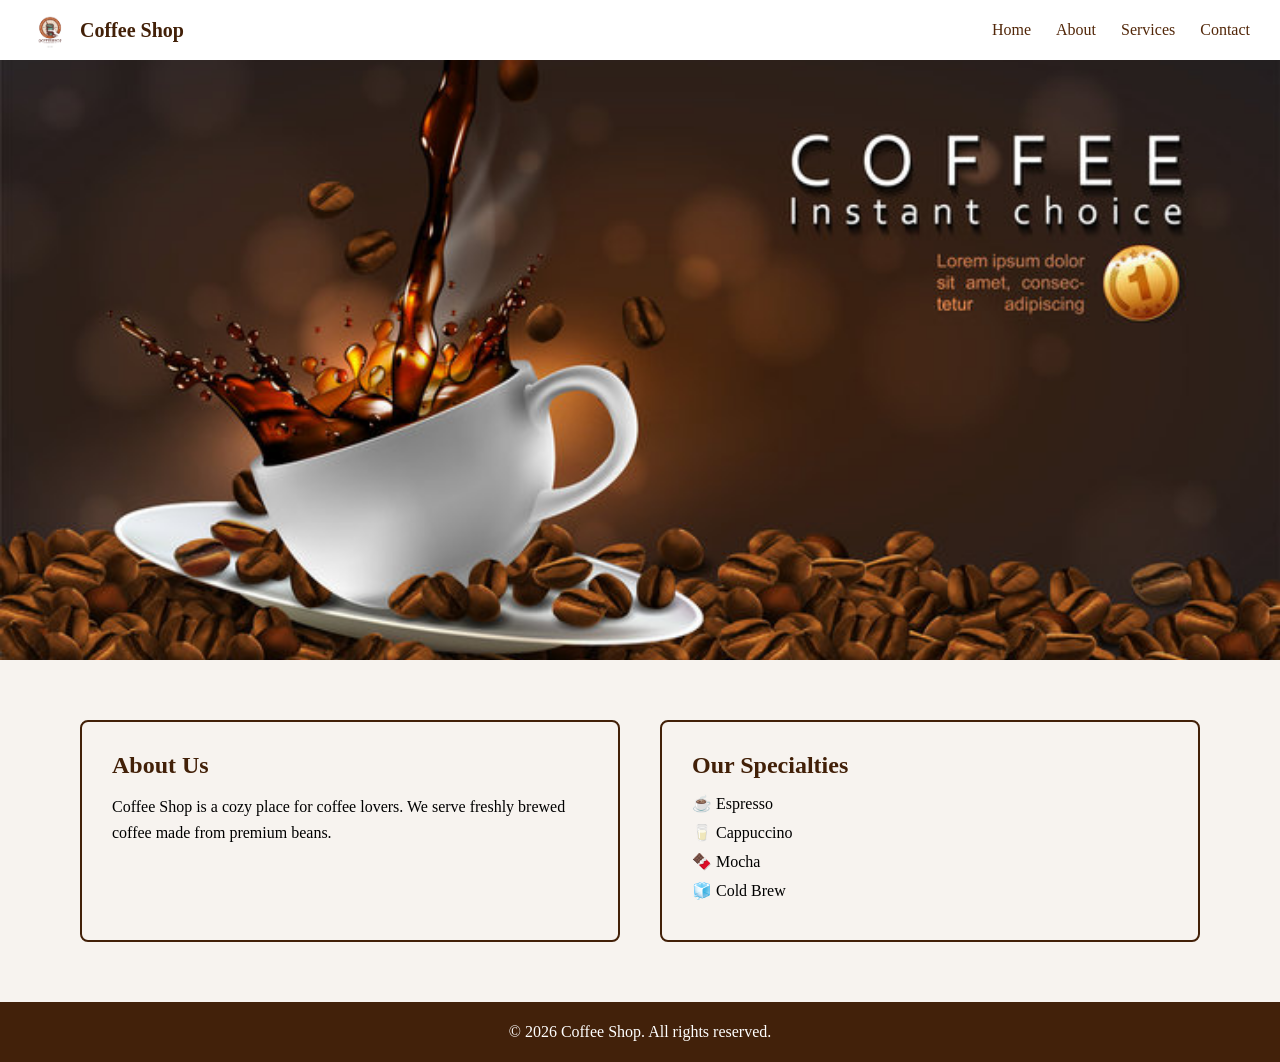
<file: HTML/Coffee Shop/coffee.html>
<!DOCTYPE html>
<html lang="en">
<head>
    <meta charset="UTF-8">
    <meta name="viewport" content="width=device-width, initial-scale=1.0">
    <title>Document</title>
    <link rel="stylesheet" href="style.css">
</head>
<body>

  <nav class="navbar">
    <div class="logo">
      <img src="logo.avif" alt="Logo">
      <span>Coffee Shop</span>
    </div>

    <ul class="menu">
      <li><a href="#">Home</a></li>
      <li><a href="#">About</a></li>
      <li><a href="#">Services</a></li>
      <li><a href="#">Contact</a></li>
    </ul>
  </nav>

  <div class="hero">
    <img src="coffee.jpg" alt="banner">
  </div>

<section class="about-special">
  <div class="about-box">
    <h2>About Us</h2>
    <p>
      Coffee Shop is a cozy place for coffee lovers.
      We serve freshly brewed coffee made from premium beans.
    </p>
  </div>

  <div class="special-box">
    <h2>Our Specialties</h2>
    <ul>
      <li>☕ Espresso</li>
      <li>🥛 Cappuccino</li>
      <li>🍫 Mocha</li>
      <li>🧊 Cold Brew</li>
    </ul>
  </div>
</section>


  <footer class="footer">
    <p>© 2026 Coffee Shop. All rights reserved.</p>
  </footer>

</body>
</html>
</file>
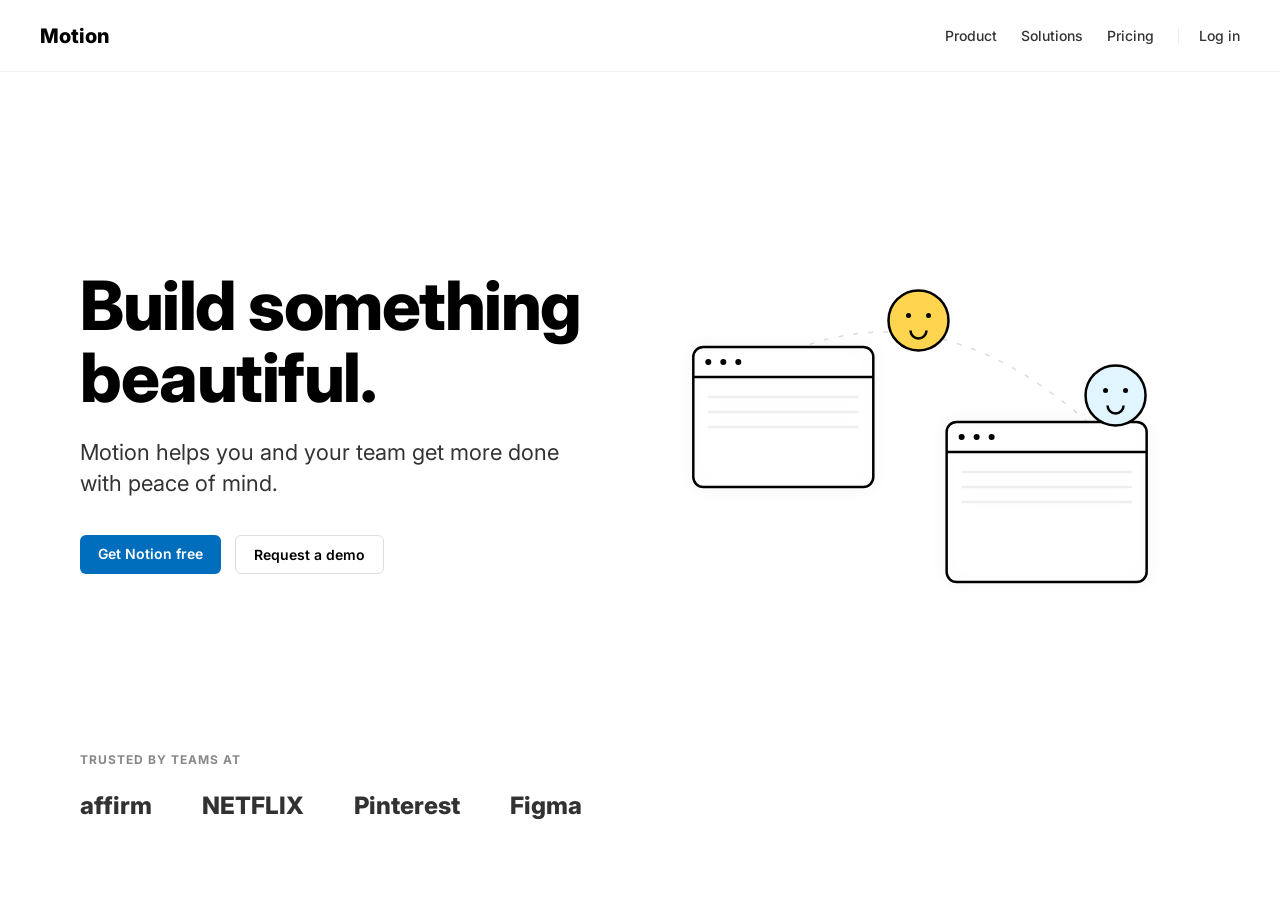
<file: HTML/Dynamic/dynamic.html>
<!DOCTYPE html>
<html lang="en">
<head>
<meta charset="UTF-8">
<meta name="viewport" content="width=device-width, initial-scale=1.0">
<title>Motion</title>

<link rel="preconnect" href="https://fonts.googleapis.com">
<link href="https://fonts.googleapis.com/css2?family=Inter:wght@400;500;600;700;800&display=swap" rel="stylesheet">
<link rel="stylesheet" href="dynamic.css">

</head>
<body>

<nav>
  <div class="nav-left"><a href="#" class="logo">Motion</a></div>
  <div class="nav-right">
    <a href="#" class="nav-link">Product</a>
    <a href="#" class="nav-link">Solutions</a>
    <a href="#" class="nav-link">Pricing</a>
    <a href="#" class="nav-link" style="border-left: 1px solid #eee; padding-left: 20px;">Log in</a>
  </div>
</nav>

<main class="hero">
  <div class="hero-container">
    <div class="hero-text-content">
      <h1 class="hero-title">Build something beautiful.</h1>
      <p class="hero-subtitle">Motion helps you and your team get more done with peace of mind.</p>
      <div class="hero-actions">
        <a href="#" class="btn btn-blue">Get Notion free</a>
        <a href="#" class="btn btn-outline">Request a demo</a>
      </div>
    </div>

    <div class="canvas-container">
      <canvas id="creativeCanvas"></canvas>
    </div>
  </div>

  <section class="trusted-by">
    <p class="trusted-title">TRUSTED BY TEAMS AT</p>
    <div class="logos">
      <span>affirm</span>
      <span>NETFLIX</span>
      <span>Pinterest</span>
      <span>Figma</span>
    </div>
  </section>
</main>

<script>
const canvas = document.getElementById('creativeCanvas');
const ctx = canvas.getContext('2d');

let frame = 0;

function drawNotionWindow(x, y, w, h, title) {
  ctx.save();
  ctx.translate(x, y);
  
  // Window Shadow
  ctx.shadowColor = 'rgba(0,0,0,0.05)';
  ctx.shadowBlur = 20;
  
  // Main Body
  ctx.fillStyle = '#fff';
  ctx.strokeStyle = '#000';
  ctx.lineWidth = 2.5;
  ctx.beginPath();
  ctx.roundRect(0, 0, w, h, 10);
  ctx.fill();
  ctx.stroke();
  
  // Header Line
  ctx.beginPath();
  ctx.moveTo(0, 30); ctx.lineTo(w, 30);
  ctx.stroke();
  
  // Window Controls
  ctx.fillStyle = '#000';
  for(let i=0; i<3; i++) {
    ctx.beginPath();
    ctx.arc(15 + i*15, 15, 3, 0, Math.PI*2);
    ctx.fill();
  }


  ctx.strokeStyle = '#eee';
  for(let i=0; i<3; i++) {
    ctx.beginPath();
    ctx.moveTo(15, 50 + i*15);
    ctx.lineTo(w - 15, 50 + i*15);
    ctx.stroke();
  }
  
  ctx.restore();
}

function drawUser(x, y, color) {
  ctx.save();
  ctx.translate(x, y);

  const bounce = Math.sin(frame * 0.05) * 10;
  ctx.translate(0, bounce);


  ctx.fillStyle = color;
  ctx.strokeStyle = '#000';
  ctx.lineWidth = 2.5;
  ctx.beginPath();
  ctx.arc(0, 0, 30, 0, Math.PI*2);
  ctx.fill();
  ctx.stroke();


  ctx.fillStyle = '#000';
  ctx.beginPath(); ctx.arc(-10, -5, 2.5, 0, Math.PI*2); ctx.fill();
  ctx.beginPath(); ctx.arc(10, -5, 2.5, 0, Math.PI*2); ctx.fill();
  ctx.beginPath(); ctx.arc(0, 10, 8, 0, Math.PI); ctx.stroke();
  
  ctx.restore();
}

function drawSyncLines() {
  const time = frame * 0.02;
  ctx.setLineDash([5, 10]);
  ctx.lineDashOffset = -frame;
  ctx.strokeStyle = '#ddd';
  ctx.lineWidth = 1.5;
  

  ctx.beginPath();
  ctx.moveTo(canvas.width * 0.2, canvas.height * 0.4);
  ctx.quadraticCurveTo(canvas.width * 0.5, canvas.height * 0.2, canvas.width * 0.8, canvas.height * 0.5);
  ctx.stroke();
  ctx.setLineDash([]);
}

function animate() {
  frame++;
  ctx.clearRect(0, 0, canvas.width, canvas.height);
  

  drawSyncLines();


  drawNotionWindow(canvas.width * 0.1, canvas.height * 0.35, 180, 140);
  drawNotionWindow(canvas.width * 0.55, canvas.height * 0.5, 200, 160);


  drawUser(canvas.width * 0.5, canvas.height * 0.3, '#FFD54F');
  drawUser(canvas.width * 0.85, canvas.height * 0.45, '#E1F5FE');

  requestAnimationFrame(animate);
}

function init() {
  canvas.width = canvas.clientWidth;
  canvas.height = canvas.clientHeight;
}

window.addEventListener('resize', init);
init();
animate();
</script>

</body>
</html>
</file>
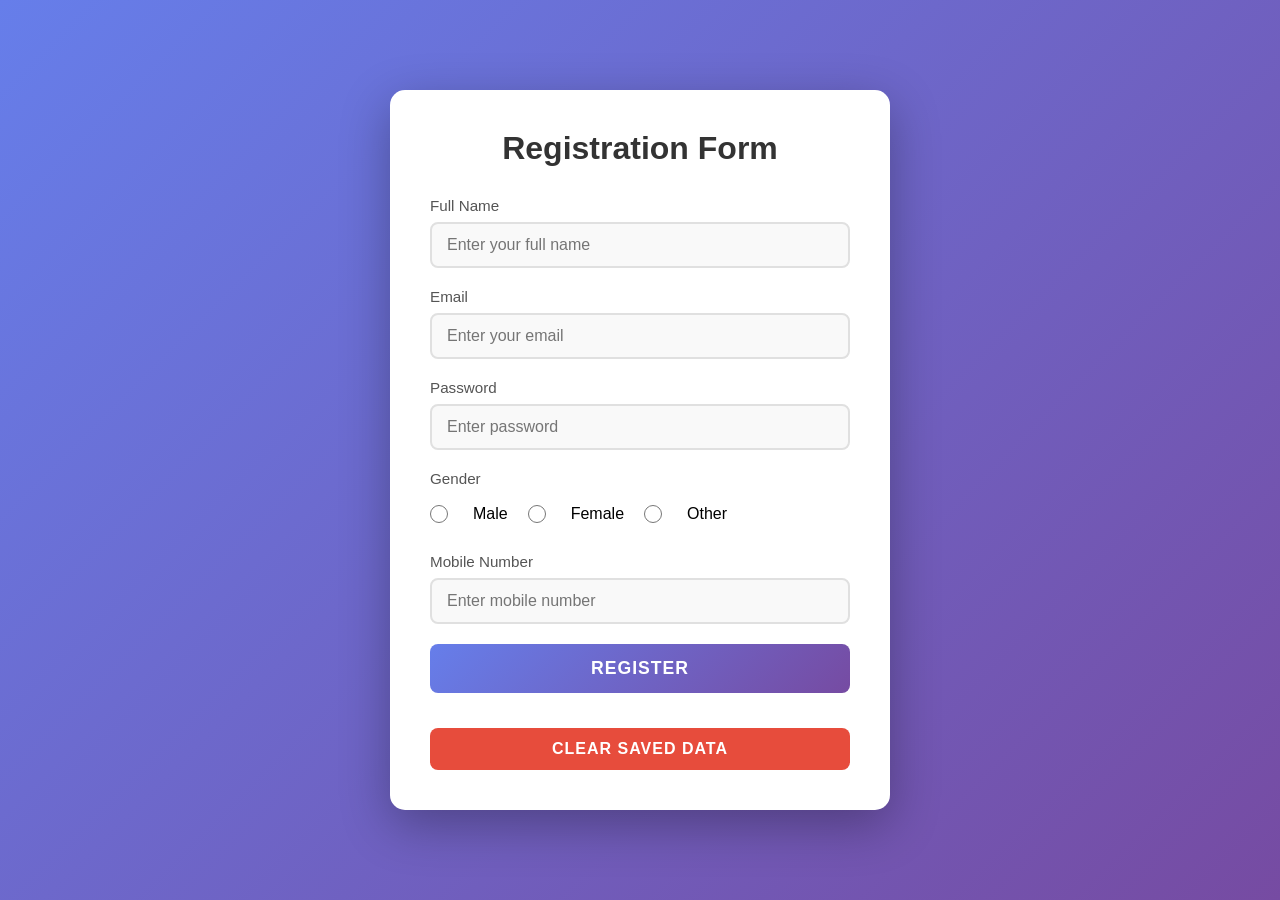
<file: HTML/Forms/form.html>
<!DOCTYPE html>
<html lang="en">
<head>
    <meta charset="UTF-8">
    <title>Registration Form</title>
    <link rel="stylesheet" href="form.css">
</head>
<body>

    <div class="form-container">
        <h2>Registration Form</h2>

        <form id="regForm">
            <div class="form-group">
                <label>Full Name</label>
                <input type="text" id="fullname" placeholder="Enter your full name" required>
            </div>

            <div class="form-group">
                <label>Email</label>
                <input type="email" id="email" placeholder="Enter your email" required>
            </div>

            <div class="form-group">
                <label>Password</label>
                <input type="password" id="password" placeholder="Enter password" required>
            </div>

            <div class="form-group">
                <label>Gender</label>
                <div class="gender">
                    <input type="radio" name="gender" value="Male" id="male"> Male
                    <input type="radio" name="gender" value="Female" id="female"> Female
                    <input type="radio" name="gender" value="Other" id="other"> Other
                </div>
            </div>

            <div class="form-group">
                <label>Mobile Number</label>
                <input type="tel" id="mobile" placeholder="Enter mobile number" required>
            </div>

            <div class="form-group">
                <button type="submit">Register</button>
            </div>
        </form>

        <div id="savedInfo" class="saved-info"></div>
        
        <button class="clear-btn" onclick="clearStorage()">Clear Saved Data</button>
    </div>

    <script>
        const form = document.getElementById('regForm');
        const savedInfo = document.getElementById('savedInfo');

        function displaySaved() {
            const data = localStorage.getItem('registrationData');
            if (data) {
                const userData = JSON.parse(data);
                savedInfo.innerHTML = `
                    <h3>Saved Registration</h3>
                    <p><strong>Name:</strong> ${userData.fullname}</p>
                    <p><strong>Email:</strong> ${userData.email}</p>
                    <p><strong>Gender:</strong> ${userData.gender}</p>
                    <p><strong>Mobile:</strong> ${userData.mobile}</p>
                `;
                savedInfo.style.display = 'block';
            }
        }

        form.addEventListener('submit', function(e) {
            e.preventDefault();

            const formData = {
                fullname: document.getElementById('fullname').value,
                email: document.getElementById('email').value,
                password: document.getElementById('password').value,
                gender: document.querySelector('input[name="gender"]:checked')?.value || 'Not specified',
                mobile: document.getElementById('mobile').value
            };

            localStorage.setItem('registrationData', JSON.stringify(formData));
            alert('Registration saved successfully!');
            displaySaved();
            form.reset();
        });

        function clearStorage() {
            localStorage.removeItem('registrationData');
            savedInfo.style.display = 'none';
            alert('Saved data cleared!');
        }

        displaySaved();
    </script>

</body>
</html>
</file>
<file: CSS/Surfing/surfing.css>
* {
  margin: 0;
  padding: 0;
  box-sizing: border-box; 
}

:root {
  --primary: #0a3d62;
  --secondary: #00bcd4;
  --light-bg: #f0f9ff;
  --dark: #222;
  --radius: 12px;
}



body {
  font-family: Arial, Helvetica, sans-serif;
  background-color: var(--light-bg);
  color: var(--dark);
  scroll-behavior: smooth; 
}


h1, h2, h3 {
  letter-spacing: 1px;
}


#highlight {
  color: red;
}



nav {
  background: linear-gradient(90deg, var(--primary), #1e6091); 
  color: white;
  padding: 1rem 3vw; 
  display: flex;
  justify-content: space-between;
  align-items: center;
  position: sticky; 
  top: 0;
  z-index: 10;
}

nav ul {
  list-style: none; 
  display: flex;
  gap: 2rem;
}

nav ul li {
  cursor: pointer;
  position: relative;
}


nav ul li:hover {
  color: var(--secondary);
}

nav ul li::after {
  content: "";
  position: absolute;
  bottom: -5px;
  left: 0;
  width: 0%;
  height: 2px;
  background: var(--secondary);
  transition: width 0.3s ease;
}

nav ul li:hover::after {
  width: 100%;
}


.hero {
  height: 60vh; 
  background: 
    linear-gradient(rgba(0,0,0,0.4), rgba(0,0,0,0.6)),
    url("hero.jpg") center / cover no-repeat;
  color: white;
  text-align: center;
  padding-top: 8rem;
}

.hero h1 {
  font-size: clamp(2rem, 5vw, 4rem); 
}


.hero button {
  padding: 0.8em 2em; 
  border: none;
  border-radius: var(--radius);
  background: var(--secondary);
  color: white;
  font-size: 1rem;
  cursor: pointer;
  transition: transform 0.3s ease, box-shadow 0.3s;
}

.hero button:hover {
  transform: scale(1.05); 
  box-shadow: 0 10px 25px rgba(0,0,0,0.3); 
}



.about {
  max-width: 800px;
  margin: 4rem auto; 
  padding: 2rem;     
  background: white;
  border-radius: var(--radius);
  outline: 2px dashed var(--secondary); 
  text-align: center;
}


.courses {
  text-align: center;
  padding: 4rem 2rem;
}

.course-card {
  display: inline-block; 
  width: 260px;
  margin: 1rem;
  background: white;
  border-radius: var(--radius);
  overflow: hidden; 
  box-shadow: 0 5px 15px rgba(0,0,0,0.15);
  transition: transform 0.4s;
}

.course-card:hover {
  transform: translateY(-10px);
}


img[alt] {
  border-bottom: 4px solid var(--secondary);
}

.course-card img {
  width: 100%;
  height: 180px;
  object-fit: cover;
  aspect-ratio: 16 / 9;
}


.gallery img {
  width: 100%;
  height: 300px;
  object-fit: cover;
  filter: grayscale(40%); 
  transition: filter 0.4s;
}

.gallery img:hover {
  filter: grayscale(0%);
}


footer {
  background: var(--primary);
  color: white;
  text-align: center;
  padding: 1.5rem;
  opacity: 0.95; 
}


a {
  text-decoration: none;
  color: var(--secondary);
}

a:hover {
  text-decoration: underline;
}

body {
  counter-reset: section;
}

h2::before {
  counter-increment: section;
  content: counter(section) ". ";
  color: var(--secondary);
}


@keyframes wave {
  0% { transform: translateX(0); }
  50% { transform: translateX(10px); }
  100% { transform: translateX(0); }
}

.logo {
  animation: wave 2s infinite ease-in-out;
}


.course-card {
  transform-origin: center;
}

.course-card:hover {
  transform: rotateY(8deg); 
}


.hero {
  will-change: transform; 
  contain: layout paint;  
}


nav {
  backdrop-filter: blur(5px);
}


footer p {
  color: white;
}

footer p span {
  color: unset;
}

footer strong {
  color: revert;
}


.hero p {
  color: yellow !important;
}

.hero {
    height: 100vh;
    background: linear-gradient(
        rgba(0, 0, 0, 0.5),
        rgba(0, 0, 0, 0.5)
    ),
    url("bg.jpg");
    
    background-size: cover;
    background-position: center;
    background-repeat: no-repeat;

    display: flex;
    flex-direction: column;
    justify-content: center;
    align-items: center;

    text-align: center;
    color: white;
}
</file>
<file: HTML/Coffee Shop/style.css>
* {
  margin: 0;
  padding: 0;
  box-sizing: border-box;
}

.navbar {
  display: flex;
  align-items: center;
  background: white;
  padding: 15px 30px;
  height: 60px;
}

.logo {
  display: flex;
  align-items: center;
  gap: 10px;
  color: rgb(66, 32, 8);
  font-size: 20px;
  font-weight: bold;
}

.logo img {
  height: 40px;
}


.menu {
  list-style: none;
  display: flex;
  margin-left: auto;   
  gap: 25px;
}

.menu a {
  color: rgb(82, 39, 9);
  text-decoration: none;
}

.menu a:hover {
  color: orange;
}


.hero img {
  width: 100%;
  height: 600px;
  object-fit: cover;
  display: block;
}


.footer {
  background: rgb(66, 33, 10);
  color: white;
  height: 60px;
  display: flex;
  align-items: center;
  justify-content: center;
}


.container {
  background-color: bisque ;
  height: 100px;
  width: 100px;
}

.about-special {
  display: flex;
  gap: 40px;
  padding: 60px 80px;
  background: #f7f3ef;
}

.about-box,
.special-box {
  flex: 1;     
}

.about-box h2,
.special-box h2 {
  color: rgb(66, 32, 8);
  margin-bottom: 15px;
}

.about-box p {
  line-height: 1.6;
}

.special-box ul {
  list-style: none;
  padding: 0;
}

.special-box li {
  margin-bottom: 10px;
}

.about-special {
  display: flex;
  gap: 40px;
  padding: 60px 80px;
  background: #f7f3ef;
}

.about-box,
.special-box {
  flex: 1;
  border: 2px solid rgb(66, 32, 8);  
  padding: 30px;
  border-radius: 8px;                
  background: transparent;           
}

.about-box h2,
.special-box h2 {
  color: rgb(66, 32, 8);
  margin-bottom: 15px;
}
</file>
<file: HTML/Dynamic/dynamic.css>
:root {
  --text-main: #000;
  --text-muted: #666;
  --accent-blue: #006ebc;
  --nav-height: 72px;
}

* { margin: 0; padding: 0; box-sizing: border-box; }

body {
  font-family: 'Inter', sans-serif;
  background: #fff;
  color: var(--text-main);
  overflow-x: hidden;
}


nav {
  height: var(--nav-height);
  display: flex;
  align-items: center;
  justify-content: space-between;
  padding: 0 40px;
  position: fixed;
  top: 0; left: 0; right: 0;
  background: rgba(255,255,255,0.9);
  backdrop-filter: blur(8px);
  z-index: 1000;
  border-bottom: 1px solid #f0f0f0;
}

.logo { font-weight: 800; font-size: 20px; text-decoration: none; color: #000; }
.nav-right { display: flex; align-items: center; gap: 24px; }
.nav-link { text-decoration: none; color: #333; font-size: 14px; font-weight: 500; }
.btn { padding: 10px 18px; border-radius: 6px; font-weight: 600; font-size: 14px; text-decoration: none; }
.btn-blue { background: var(--accent-blue); color: #fff; }
.btn-outline { border: 1px solid #ddd; color: #000; }

.hero {
  padding-top: calc(var(--nav-height) + 100px);
  max-width: 1200px;
  margin: 0 auto;
  padding-left: 40px;
  padding-right: 40px;
}

.hero-container {
  display: flex;
  align-items: center;
  justify-content: space-between;
  gap: 40px;
}

.hero-text-content { flex: 1.1; text-align: left; }
.hero-title { font-size: 68px; font-weight: 800; line-height: 1.05; margin-bottom: 24px; letter-spacing: -1.5px; }
.hero-subtitle { font-size: 22px; color: #333; margin-bottom: 36px; max-width: 500px; line-height: 1.4; }
.hero-actions { display: flex; gap: 14px; }

.canvas-container {
  flex: 1.2;
  height: 500px;
  position: relative;
}

#creativeCanvas {
  width: 100%;
  height: 100%;
  display: block;
}

.trusted-by { margin-top: 80px; padding-bottom: 40px; }
.trusted-title { font-size: 12px; color: #888; font-weight: 700; margin-bottom: 24px; letter-spacing: 1px; }
.logos { display: flex; gap: 50px; font-weight: 800; font-size: 24px; opacity: 0.8; flex-wrap: wrap; align-items: center; }



@media (max-width: 992px) {
  .hero-title { font-size: 56px; }
  .canvas-container { height: 400px; }
}

@media (max-width: 768px) {
  .hero-container { flex-direction: column; text-align: center; }
  .hero-text-content { text-align: center; }
  .hero-actions { justify-content: center; }
  .hero-subtitle { margin: 0 auto 32px auto; }
  .canvas-container { width: 100%; height: 350px; }
  .nav-right .nav-link:not(:last-child) { display: none; }
}

@media (max-width: 480px) {
  .hero-title { font-size: 42px; }
  .hero { padding-left: 24px; padding-right: 24px; }
  .logos { gap: 30px; font-size: 20px; }
}
</file>
<file: HTML/Forms/form.css>
* {
    margin: 0;
    padding: 0;
    box-sizing: border-box;
}

body {
    font-family: 'Arial', sans-serif;
    background: linear-gradient(135deg, #667eea 0%, #764ba2 100%);
    min-height: 100vh;
    display: flex;
    justify-content: center;
    align-items: center;
    padding: 20px;
}

.form-container {
    background: white;
    padding: 40px;
    border-radius: 15px;
    box-shadow: 0 15px 50px rgba(0, 0, 0, 0.3);
    width: 100%;
    max-width: 500px;
}

h2 {
    text-align: center;
    color: #333;
    margin-bottom: 30px;
    font-size: 2rem;
    font-weight: 600;
}

.form-group {
    margin-bottom: 20px;
}

label {
    display: block;
    margin-bottom: 8px;
    color: #555;
    font-weight: 500;
    font-size: 0.95rem;
}

input[type="text"],
input[type="email"],
input[type="password"],
input[type="tel"] {
    width: 100%;
    padding: 12px 15px;
    border: 2px solid #e0e0e0;
    border-radius: 8px;
    font-size: 1rem;
    transition: all 0.3s ease;
    background: #f9f9f9;
}

input[type="text"]:focus,
input[type="email"]:focus,
input[type="password"]:focus,
input[type="tel"]:focus {
    outline: none;
    border-color: #667eea;
    background: white;
    box-shadow: 0 0 0 3px rgba(102, 126, 234, 0.1);
}

.gender {
    display: flex;
    gap: 20px;
    padding: 10px 0;
}

input[type="radio"] {
    margin-right: 5px;
    cursor: pointer;
    width: 18px;
    height: 18px;
    accent-color: #667eea;
}

.gender label {
    margin: 0;
}

button[type="submit"] {
    width: 100%;
    padding: 14px;
    background: linear-gradient(135deg, #667eea 0%, #764ba2 100%);
    color: white;
    border: none;
    border-radius: 8px;
    font-size: 1.1rem;
    font-weight: 600;
    cursor: pointer;
    transition: all 0.3s ease;
    text-transform: uppercase;
    letter-spacing: 1px;
}

button[type="submit"]:hover {
    transform: translateY(-2px);
    box-shadow: 0 8px 25px rgba(102, 126, 234, 0.4);
}

button[type="submit"]:active {
    transform: translateY(0);
}

.saved-info {
    margin-top: 30px;
    padding: 20px;
    background: linear-gradient(135deg, #f5f7fa 0%, #c3cfe2 100%);
    border-radius: 10px;
    border-left: 5px solid #667eea;
    display: none;
}

.saved-info h3 {
    color: #667eea;
    margin-bottom: 15px;
    font-size: 1.3rem;
}

.saved-info p {
    margin-bottom: 10px;
    color: #555;
    font-size: 1rem;
}

.saved-info strong {
    color: #333;
    font-weight: 600;
}

.clear-btn {
    width: 100%;
    margin-top: 15px;
    padding: 12px;
    background: #e74c3c;
    color: white;
    border: none;
    border-radius: 8px;
    font-size: 1rem;
    font-weight: 600;
    cursor: pointer;
    transition: all 0.3s ease;
    text-transform: uppercase;
    letter-spacing: 1px;
}

.clear-btn:hover {
    background: #c0392b;
    transform: translateY(-2px);
    box-shadow: 0 5px 20px rgba(231, 76, 60, 0.4);
}

@media (max-width: 600px) {
    .form-container {
        padding: 25px;
    }

    h2 {
        font-size: 1.5rem;
    }

    .gender {
        flex-direction: column;
        gap: 10px;
    }
}
</file>
